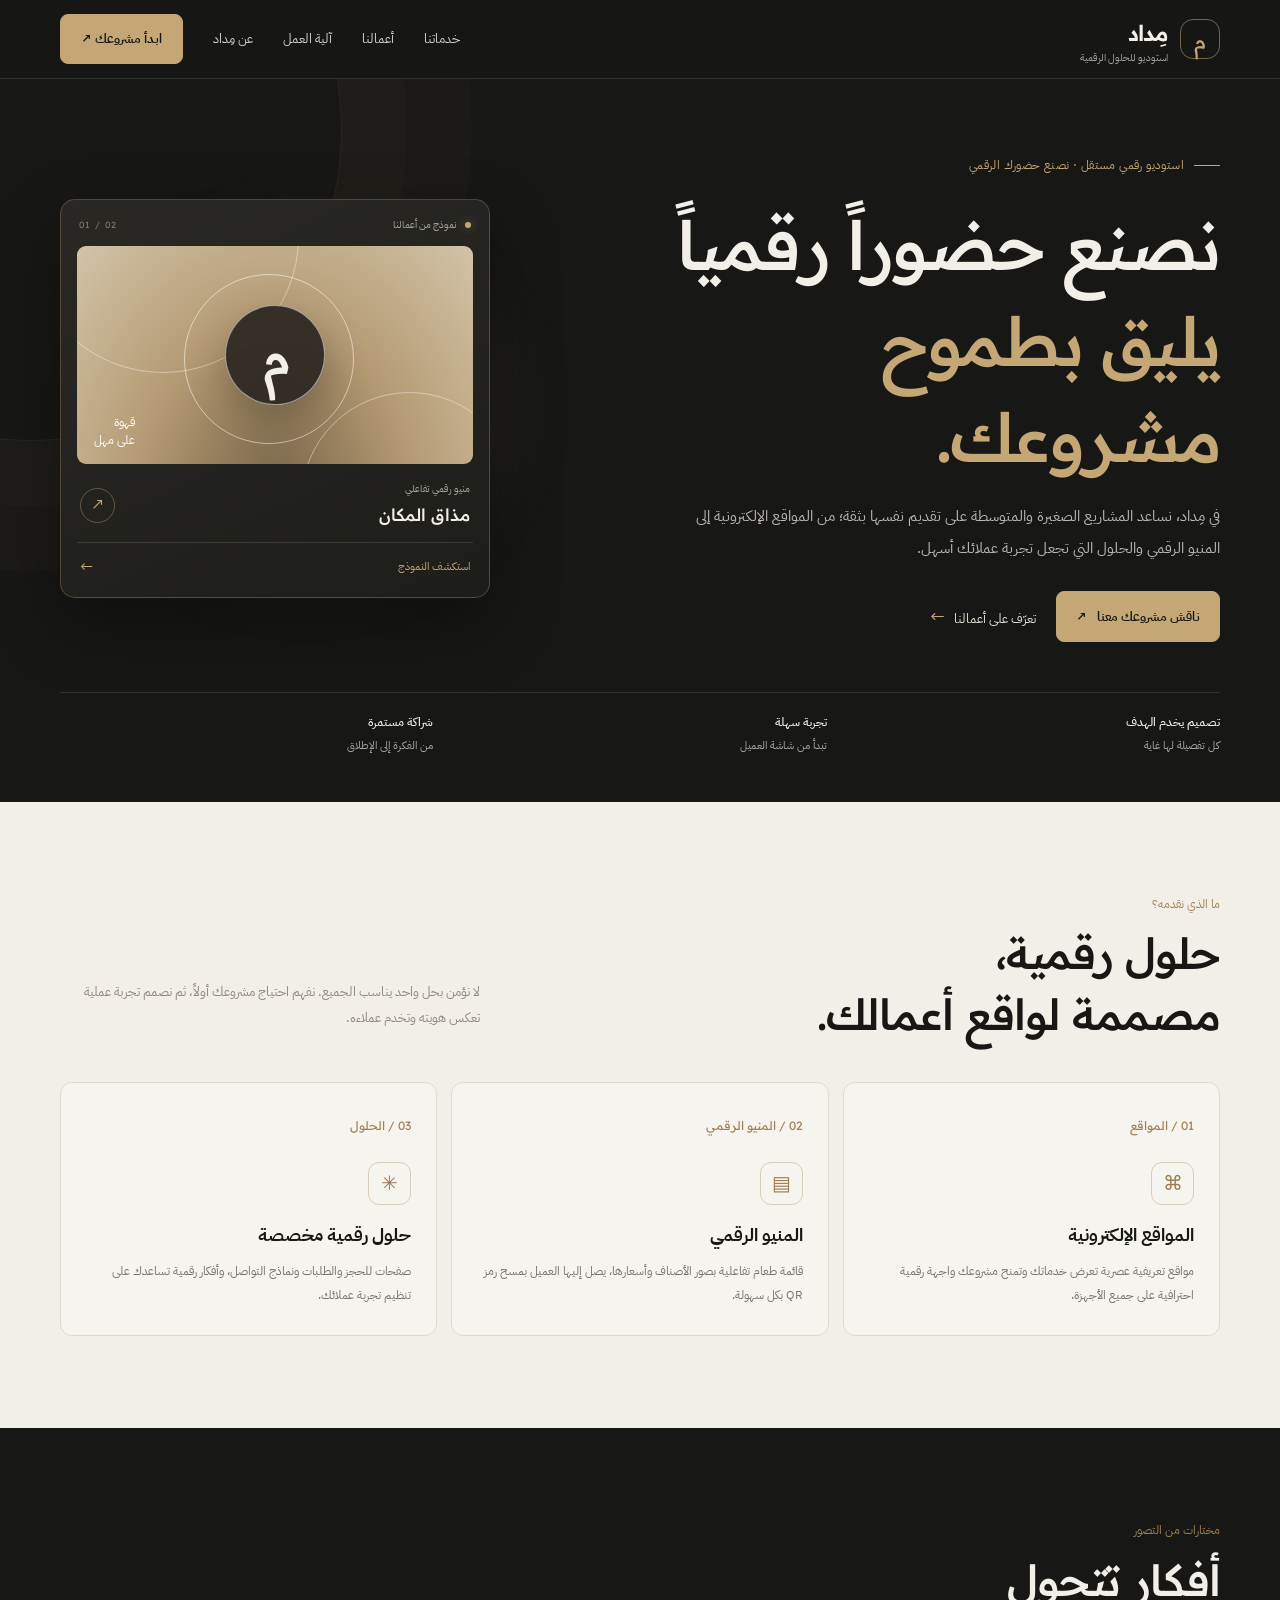
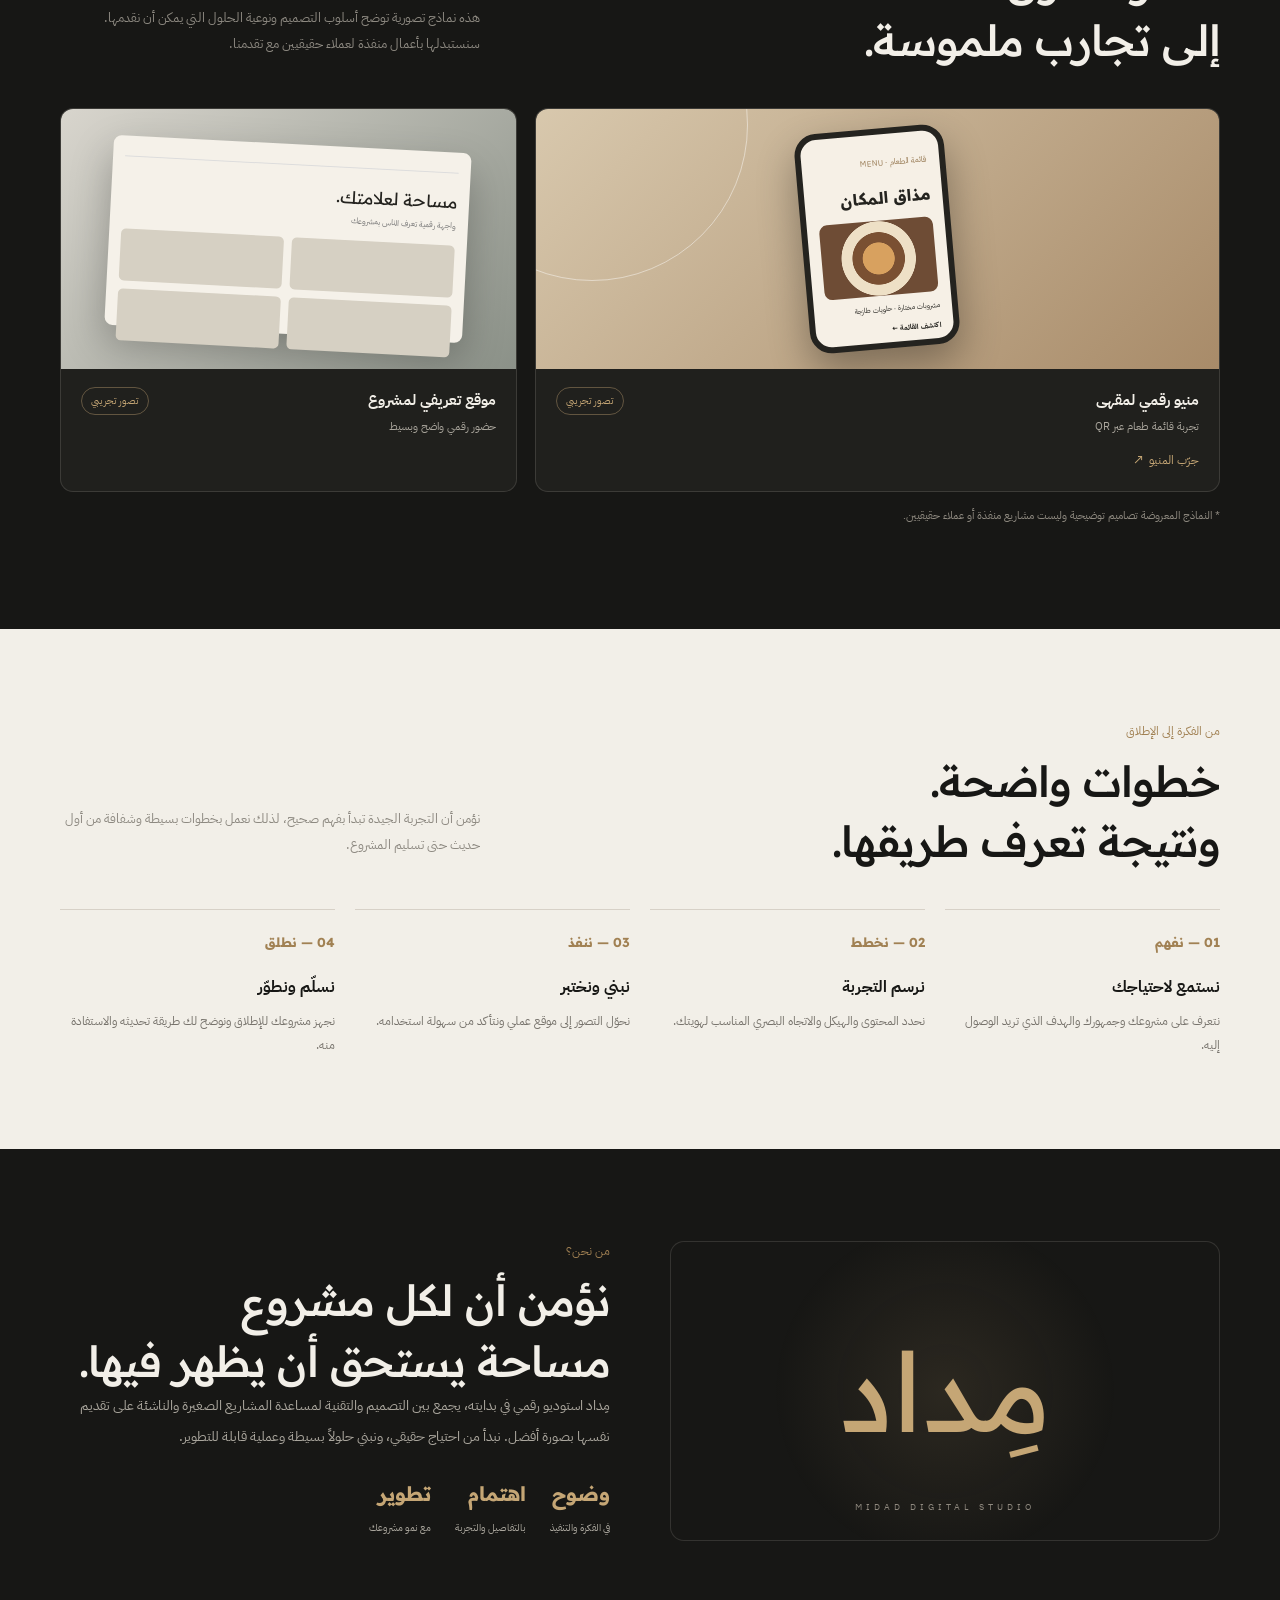
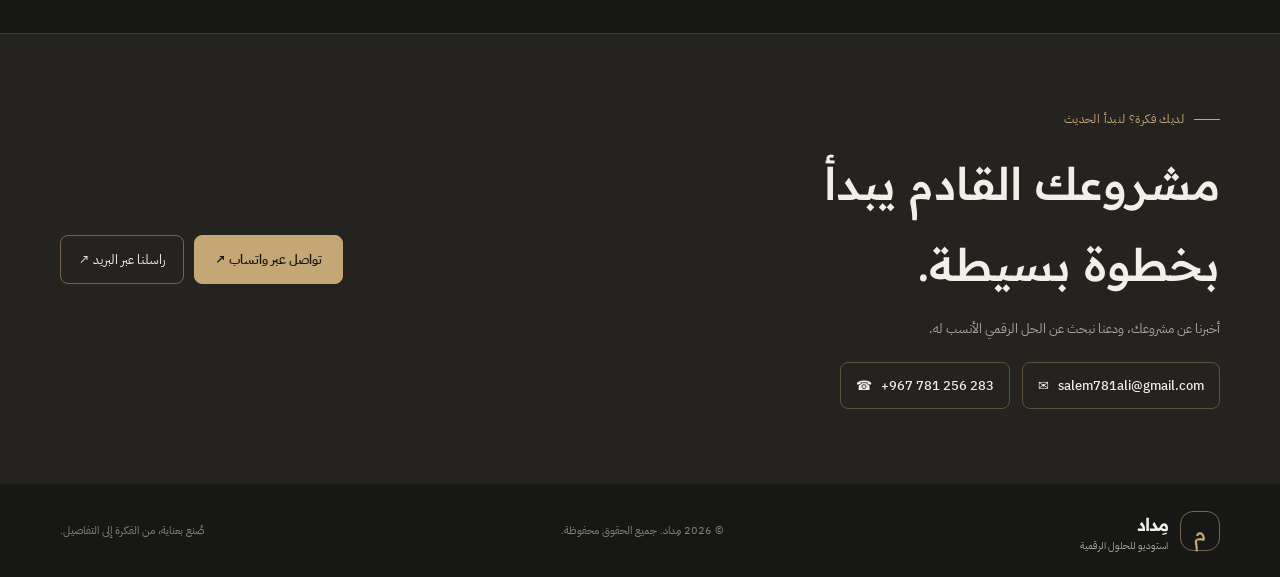
<file: index.html>
<!doctype html>
<html lang="ar" dir="rtl">
<head>
  <meta charset="utf-8">
  <meta name="viewport" content="width=device-width, initial-scale=1">
  <meta name="theme-color" content="#171715">
  <meta name="description" content="مِداد — استوديو للحلول الرقمية. نصمم مواقع وتجارب رقمية تساعد المشاريع على النمو.">
  <title>مِداد | استوديو للحلول الرقمية</title>
  <link rel="preconnect" href="https://fonts.googleapis.com">
  <link rel="preconnect" href="https://fonts.gstatic.com" crossorigin>
  <link href="https://fonts.googleapis.com/css2?family=IBM+Plex+Sans+Arabic:wght@300;400;500;600;700&family=Readex+Pro:wght@400;500;600;700&display=swap" rel="stylesheet">
  <style>
    :root{--ink:#171715;--ink2:#20201d;--paper:#f2efe8;--muted:#aaa69d;--gold:#c5a675;--line:rgba(242,239,232,.13);--white:#fffdf8;--max:1160px}
    *{box-sizing:border-box}html{scroll-behavior:smooth;scroll-padding-top:88px}body{margin:0;background:var(--ink);color:var(--paper);font-family:'IBM Plex Sans Arabic',sans-serif;line-height:1.8}a{color:inherit;text-decoration:none}button{font:inherit}.wrap{width:min(var(--max),calc(100% - 44px));margin:auto}.topbar{position:sticky;top:0;z-index:20;background:rgba(23,23,21,.88);backdrop-filter:blur(16px);border-bottom:1px solid var(--line)}.nav{height:78px;display:flex;align-items:center;justify-content:space-between}.brand{display:flex;align-items:center;gap:12px}.brand-mark{width:40px;height:40px;border:1px solid rgba(197,166,117,.55);border-radius:13px;display:grid;place-items:center;color:var(--gold);font-family:'Readex Pro';font-size:23px}.brand-name{font-family:'Readex Pro';font-size:22px;font-weight:600;letter-spacing:-1px}.brand-sub{font-size:10px;color:var(--muted);display:block;line-height:1.2;margin-top:-2px}.navlinks{display:flex;align-items:center;gap:30px;color:#d4d0c7;font-size:13px}.navlinks a:hover{color:var(--gold)}.nav-cta,.btn{display:inline-flex;align-items:center;justify-content:center;gap:10px;padding:12px 20px;border-radius:8px;background:var(--gold);color:#171715;font-weight:600;font-size:13px;transition:.2s;border:1px solid var(--gold)}.nav-cta:hover,.btn:hover{transform:translateY(-2px);background:#d5b98d}.menu-btn{display:none;background:none;color:var(--paper);border:1px solid var(--line);border-radius:8px;padding:8px 12px;font-size:20px}.hero{padding:105px 0 85px;position:relative;overflow:hidden}.hero:before{content:"";position:absolute;width:620px;height:620px;border-radius:50%;border:1px solid rgba(197,166,117,.11);left:-280px;top:-260px;box-shadow:0 0 0 65px rgba(197,166,117,.025),0 0 0 130px rgba(197,166,117,.018);pointer-events:none}.eyebrow{display:flex;align-items:center;gap:10px;color:var(--gold);font-size:12px;letter-spacing:.4px}.eyebrow:before{content:"";width:26px;height:1px;background:var(--gold)}h1,h2,h3,p{margin-top:0}.hero h1{font-family:'Readex Pro',sans-serif;font-weight:500;font-size:clamp(42px,6.5vw,76px);line-height:1.3;letter-spacing:-2.5px;max-width:800px;margin:22px 0}.hero h1 span{color:var(--gold)}.hero-copy{color:#bcb8af;max-width:560px;font-size:16px;line-height:2.1}.hero-actions{display:flex;align-items:center;gap:22px;margin-top:32px}.text-link{font-size:13px;color:#e3ded4}.text-link span{color:var(--gold);font-size:18px;margin-right:6px}.hero-foot{display:flex;gap:38px;margin-top:75px;padding-top:22px;border-top:1px solid var(--line);color:var(--muted);font-size:11px}.hero-foot strong{color:var(--paper);font-weight:500;font-size:13px;display:block}.section{padding:92px 0}.section-light{background:var(--paper);color:var(--ink)}.section-head{display:flex;justify-content:space-between;align-items:end;gap:30px;margin-bottom:38px}.kicker{color:#a18153;font-size:12px;margin-bottom:8px}.section h2{font-family:'Readex Pro';font-weight:500;font-size:clamp(30px,4vw,43px);line-height:1.4;margin-bottom:0;letter-spacing:-1px}.section-intro{max-width:420px;color:#8d8981;font-size:13px;line-height:2}.services{display:grid;grid-template-columns:repeat(3,1fr);gap:14px}.service{padding:28px 25px;border:1px solid #ded9cf;border-radius:12px;min-height:225px;transition:.25s;background:rgba(255,255,255,.28)}.service:hover{transform:translateY(-5px);border-color:#b89a6c;background:#fffdf8}.service-no{font-family:'Readex Pro';font-size:12px;color:#a18153}.service-icon{width:43px;height:43px;border:1px solid #d8cdbb;border-radius:11px;display:grid;place-items:center;color:#9d7c4f;margin:22px 0 14px;font-size:20px}.service h3{font-size:18px;margin-bottom:8px}.service p{font-size:12px;color:#77736c;line-height:2;margin:0}.work-grid{display:grid;grid-template-columns:1.2fr .8fr;gap:18px}.work-card{border:1px solid var(--line);border-radius:13px;overflow:hidden;background:#20201d}.work-visual{height:260px;display:flex;align-items:center;justify-content:center;padding:24px;position:relative;overflow:hidden}.visual-menu{background:linear-gradient(135deg,#d8c8ad,#a88b69)}.visual-menu:before{content:"";position:absolute;width:310px;height:310px;border:1px solid rgba(255,255,255,.45);border-radius:50%;left:-100px;top:-140px}.phone{width:150px;height:220px;border:6px solid #24231f;border-radius:22px;background:#f6f0e6;padding:12px;color:#24231f;box-shadow:0 18px 40px #0005;transform:rotate(-5deg);z-index:1}.phone small{font-size:8px;color:#987b55}.phone h4{font-family:'Readex Pro';font-size:16px;margin:8px 0}.food{height:75px;border-radius:8px;background:radial-gradient(circle at 50% 50%,#d8a15f 0 23%,#7a5032 24% 38%,#eee0c6 39% 54%,#6e4c35 55%);margin:8px 0}.phone p{font-size:7px;margin:0}.visual-store{background:linear-gradient(135deg,#d8d5cd,#8b9188)}.browser{width:88%;height:190px;background:#f5f1e9;border-radius:8px;box-shadow:0 18px 40px #0004;color:#24231f;padding:12px;transform:rotate(3deg)}.browser-bar{height:9px;border-bottom:1px solid #ddd;margin-bottom:14px}.browser-title{font-family:'Readex Pro';font-size:17px}.browser-lines{display:grid;grid-template-columns:1fr 1fr;gap:8px;margin-top:13px}.browser-lines i{height:52px;border-radius:5px;background:#d6d0c3}.work-meta{padding:18px 20px;display:flex;justify-content:space-between;align-items:center}.work-meta h3{font-size:15px;margin:0}.work-meta p{font-size:11px;color:var(--muted);margin:3px 0 0}.tag{font-size:10px;color:var(--gold);border:1px solid rgba(197,166,117,.4);padding:4px 9px;border-radius:20px}.work-menu-link{display:inline-flex;align-items:center;gap:5px;margin-top:9px;color:var(--gold);font-size:11px}.work-menu-link span{font-size:14px;transition:transform .2s}.work-menu-link:hover span{transform:translate(-2px,-2px)}.work-menu-link:focus-visible{outline:2px solid var(--gold);outline-offset:3px;border-radius:2px}.disclaimer{color:#8f8a80;font-size:11px;margin-top:14px}.steps{display:grid;grid-template-columns:repeat(4,1fr);gap:20px}.step{border-top:1px solid #d7d1c7;padding-top:18px}.step b{font-family:'Readex Pro';color:#a18153;font-size:13px}.step h3{font-size:16px;margin:16px 0 7px}.step p{font-size:12px;color:#77736c;line-height:2;margin:0}.about-grid{display:grid;grid-template-columns:1fr 1fr;gap:60px;align-items:center}.about-mark{min-height:300px;border:1px solid var(--line);border-radius:14px;display:grid;place-items:center;position:relative;background:radial-gradient(circle at center,rgba(197,166,117,.12),transparent 55%)}.about-mark .big{font-family:'Readex Pro';font-size:110px;color:var(--gold);font-weight:400}.about-mark:after{content:"MIDAD DIGITAL STUDIO";position:absolute;bottom:25px;letter-spacing:4px;font-size:9px;color:#8f897f;direction:ltr}.about-copy p{color:#aaa69d;font-size:14px;line-height:2.2}.about-points{display:flex;gap:24px;margin-top:24px}.about-points strong{display:block;font-family:'Readex Pro';font-size:20px;color:var(--gold)}.about-points span{font-size:10px;color:var(--muted)}.contact{padding:75px 0;background:#24231f;border-top:1px solid var(--line)}.contact-inner{display:flex;justify-content:space-between;align-items:center;gap:30px}.contact h2{font-family:'Readex Pro';font-size:clamp(30px,4vw,45px);font-weight:500;margin:12px 0}.contact p{color:#aaa69d;font-size:13px;margin:0}.contact-note{font-size:11px!important;color:#aaa69d!important;margin-top:10px!important}.contact-links{display:flex;flex-wrap:wrap;gap:12px;margin-top:22px}.contact-link{display:inline-flex;align-items:center;gap:9px;padding:11px 15px;border:1px solid rgba(197,166,117,.35);border-radius:8px;color:var(--paper);font-size:13px;direction:ltr;transition:.2s}.contact-link:hover{border-color:var(--gold);color:var(--gold)}.contact-link strong{direction:ltr;font-weight:500}.contact-actions{display:flex;flex-wrap:wrap;gap:10px}.contact-actions .btn-secondary{display:inline-flex;align-items:center;justify-content:center;padding:12px 18px;border-radius:8px;border:1px solid rgba(197,166,117,.5);color:var(--paper);font-size:13px;transition:.2s}.contact-actions .btn-secondary:hover{background:rgba(197,166,117,.1);transform:translateY(-2px)}.footer{padding:25px 0;color:#858077;font-size:11px}.footer-inner{display:flex;justify-content:space-between;align-items:center;gap:20px}.footer .brand-name{font-size:18px;color:var(--paper)}
    @media(max-width:760px){.wrap{width:min(100% - 32px,var(--max))}.nav{height:68px}.navlinks{display:none;position:absolute;top:68px;right:0;left:0;background:#1d1d1a;padding:18px 22px 24px;flex-direction:column;align-items:stretch;gap:16px;border-bottom:1px solid var(--line)}.navlinks.open{display:flex}.navlinks .nav-cta{text-align:center}.menu-btn{display:block}.hero{padding:76px 0 55px}.hero h1{letter-spacing:-1.5px}.hero-copy{font-size:14px}.hero-foot{gap:18px;flex-wrap:wrap;margin-top:55px}.section{padding:68px 0}.section-head{display:block}.section-intro{margin-top:15px}.services{grid-template-columns:1fr}.service{min-height:0}.work-grid{grid-template-columns:1fr}.work-visual{height:230px}.steps{grid-template-columns:1fr 1fr;row-gap:28px}.about-grid{grid-template-columns:1fr;gap:28px}.about-mark{min-height:220px}.about-mark .big{font-size:85px}.contact-inner{display:block}.contact-inner .btn{margin-top:22px}.footer-inner{align-items:flex-start;flex-direction:column}}
    @media(max-width:390px){.hero-actions{align-items:flex-start;flex-direction:column;gap:14px}.steps{grid-template-columns:1fr}}
    /* Polished landing page layout */
    .skip-link{position:fixed;top:10px;right:10px;z-index:50;padding:9px 14px;background:var(--paper);color:var(--ink);border-radius:6px;transform:translateY(-160%);transition:transform .2s}
    .skip-link:focus{transform:translateY(0)}
    a:focus-visible,button:focus-visible{outline:2px solid var(--gold);outline-offset:4px}
    .hero{padding:76px 0 46px}
    .hero-layout{display:grid;grid-template-columns:1.08fr .92fr;align-items:center;gap:clamp(38px,7vw,96px)}
    .hero-content{position:relative;z-index:1}
    .hero h1{font-size:clamp(43px,5.3vw,68px);line-height:1.42;letter-spacing:-1.8px;margin:20px 0 14px}
    .hero-copy{font-size:15px;max-width:540px;line-height:2.15}
    .hero-actions{gap:20px;margin-top:27px}
    .hero-actions .btn{padding:13px 19px}
    .hero-showcase{position:relative;isolation:isolate}
    .showcase-frame{position:relative;z-index:1;width:min(100%,430px);margin-inline-start:auto;padding:16px;border:1px solid rgba(197,166,117,.3);border-radius:15px;background:linear-gradient(155deg,#292824,#1d1d1a);box-shadow:0 28px 70px #0005}
    .showcase-top{display:flex;justify-content:space-between;align-items:center;padding:0 2px 12px;color:#aaa69d;font-size:10px}
    .showcase-label{display:flex;align-items:center;gap:8px}
    .showcase-label:before{content:"";width:6px;height:6px;border-radius:50%;background:var(--gold);box-shadow:0 0 10px #c5a67580}
    .showcase-number{direction:ltr;font-family:'Readex Pro',sans-serif;font-size:9px;letter-spacing:1px;color:#79756d}
    .showcase-art{height:218px;position:relative;overflow:hidden;display:grid;place-items:center;border-radius:9px;background:radial-gradient(ellipse at 50% 115%,#786449 0,#b49a73 48%,#d3c3a8 100%)}
    .showcase-art:before,.showcase-art:after{content:"";position:absolute;border:1px solid #fff6;border-radius:50%}
    .showcase-art:before{width:270px;height:270px;top:-145px;left:-50px}
    .showcase-art:after{width:215px;height:215px;bottom:-145px;right:-45px}
    .showcase-orbit{position:absolute;width:170px;height:170px;border:1px solid #fff8;border-radius:50%;transform:translate(-6px,4px)}
    .showcase-cup{width:100px;height:100px;display:grid;place-items:center;border:1px solid #fff8;border-radius:50%;background:#29251fe8;color:#f2efe8;font:500 54px 'Readex Pro',sans-serif;box-shadow:0 18px 40px #30271955;transform:rotate(-7deg)}
    .showcase-stamp{position:absolute;left:17px;bottom:15px;color:#fff;font-size:12px;line-height:1.5}
    .showcase-info{display:flex;align-items:center;justify-content:space-between;padding:16px 3px 11px}
    .showcase-info div{display:grid;gap:2px}
    .showcase-info div span{color:#aaa69d;font-size:10px}
    .showcase-info strong{font-family:'Readex Pro',sans-serif;font-size:17px;font-weight:500}
    .showcase-info>a{width:35px;height:35px;display:grid;place-items:center;border:1px solid rgba(197,166,117,.4);border-radius:50%;color:var(--gold);font-size:17px;transition:.2s}
    .showcase-info>a:hover{background:rgba(197,166,117,.12);transform:translateY(-2px)}
    .showcase-link{display:flex;align-items:center;justify-content:space-between;border-top:1px solid var(--line);padding:10px 3px 0;color:var(--gold);font-size:11px}
    .showcase-link span{font-size:16px;transition:transform .2s}
    .showcase-link:hover span{transform:translateX(-3px)}
    .showcase-glow{position:absolute;z-index:-1;width:75%;height:80%;top:12%;right:12%;border-radius:50%;background:#c5a6751a;filter:blur(42px)}
    .hero-foot{display:grid;grid-template-columns:repeat(3,1fr);gap:20px;margin-top:50px;padding-top:19px}
    .hero-foot>div{font-size:11px}
    .hero-foot strong{font-size:12px;margin-bottom:2px}
    .work-menu-link{font-size:12px;margin-top:11px}
    .work-meta{align-items:flex-start}
    @media(max-width:900px){.hero-layout{gap:34px}.hero h1{font-size:clamp(40px,5vw,56px)}.showcase-art{height:190px}}
    @media(max-width:760px){.hero{padding:55px 0 38px}.hero-layout{grid-template-columns:1fr;gap:30px}.hero-content{max-width:650px}.hero h1{font-size:clamp(40px,8vw,56px)}.hero-showcase{width:min(100%,470px);margin:auto}.showcase-frame{margin:0}.hero-foot{margin-top:34px;gap:12px}.navlinks{box-shadow:0 18px 30px #0004}.navlinks a{padding:4px 0}.navlinks .nav-cta{padding:12px 18px}.menu-btn{min-width:44px;min-height:44px;display:grid;place-items:center}}
    @media(max-width:420px){.hero h1{font-size:39px;letter-spacing:-1px}.hero-actions{align-items:stretch;flex-direction:column;gap:13px}.hero-actions .btn{align-self:flex-start}.hero-foot{grid-template-columns:1fr;gap:10px}.hero-foot>div{display:flex;align-items:baseline;gap:10px}.hero-foot strong{min-width:104px;margin:0}.showcase-frame{padding:12px}.showcase-art{height:180px}.work-meta{gap:10px;padding:16px}.work-meta .tag{white-space:nowrap}}
    @media(prefers-reduced-motion:reduce){html{scroll-behavior:auto}*,*:before,*:after{transition:none!important}}
  </style>
</head>
<body>
  <a class="skip-link" href="#main-content">انتقل إلى المحتوى</a>
  <header class="topbar">
    <div class="wrap nav">
      <a class="brand" href="#home" aria-label="مِداد - الرئيسية"><span class="brand-mark">م</span><span><span class="brand-name">مِداد</span><span class="brand-sub">استوديو للحلول الرقمية</span></span></a>
      <button class="menu-btn" id="menuBtn" aria-label="فتح القائمة" aria-controls="navLinks" aria-expanded="false">☰</button>
      <nav class="navlinks" id="navLinks"><a href="#services">خدماتنا</a><a href="#work">أعمالنا</a><a href="#process">آلية العمل</a><a href="#about">عن مِداد</a><a class="nav-cta" href="#contact">ابدأ مشروعك ↗</a></nav>
    </div>
  </header>
  <main id="main-content">
    <section class="hero" id="home"><div class="wrap">
      <div class="hero-layout">
        <div class="hero-content">
          <div class="eyebrow">استوديو رقمي مستقل · نصنع حضورك الرقمي</div>
          <h1>نصنع حضوراً رقمياً<br><span>يليق بطموح مشروعك.</span></h1>
          <p class="hero-copy">في مِداد، نساعد المشاريع الصغيرة والمتوسطة على تقديم نفسها بثقة؛ من المواقع الإلكترونية إلى المنيو الرقمي والحلول التي تجعل تجربة عملائك أسهل.</p>
          <div class="hero-actions"><a class="btn" href="#contact">ناقش مشروعك معنا <span aria-hidden="true">↗</span></a><a class="text-link" href="#work">تعرّف على أعمالنا <span aria-hidden="true">←</span></a></div>
        </div>
        <aside class="hero-showcase" aria-label="نموذج منيو مذاق المكان">
          <div class="showcase-frame">
            <div class="showcase-top"><span class="showcase-label">نموذج من أعمالنا</span><span class="showcase-number">01 / 02</span></div>
            <div class="showcase-art" aria-hidden="true"><span class="showcase-orbit"></span><span class="showcase-cup">م</span><span class="showcase-stamp">قهوة<br>على مهل</span></div>
            <div class="showcase-info"><div><span>منيو رقمي تفاعلي</span><strong>مذاق المكان</strong></div><a href="menu.html" aria-label="جرّب منيو مذاق المكان">↗</a></div>
            <a class="showcase-link" href="menu.html">استكشف النموذج <span aria-hidden="true">←</span></a>
          </div>
          <span class="showcase-glow" aria-hidden="true"></span>
        </aside>
      </div>
      <div class="hero-foot"><div><strong>تصميم يخدم الهدف</strong>كل تفصيلة لها غاية</div><div><strong>تجربة سهلة</strong>تبدأ من شاشة العميل</div><div><strong>شراكة مستمرة</strong>من الفكرة إلى الإطلاق</div></div>
    </div></section>

    <section class="section section-light" id="services"><div class="wrap">
      <div class="section-head"><div><div class="kicker">ما الذي نقدمه؟</div><h2>حلول رقمية،<br>مصممة لواقع أعمالك.</h2></div><p class="section-intro">لا نؤمن بحل واحد يناسب الجميع. نفهم احتياج مشروعك أولاً، ثم نصمم تجربة عملية تعكس هويته وتخدم عملاءه.</p></div>
      <div class="services">
        <article class="service"><span class="service-no">01 / المواقع</span><div class="service-icon">⌘</div><h3>المواقع الإلكترونية</h3><p>مواقع تعريفية عصرية تعرض خدماتك وتمنح مشروعك واجهة رقمية احترافية على جميع الأجهزة.</p></article>
        <article class="service"><span class="service-no">02 / المنيو الرقمي</span><div class="service-icon">▤</div><h3>المنيو الرقمي</h3><p>قائمة طعام تفاعلية بصور الأصناف وأسعارها، يصل إليها العميل بمسح رمز QR بكل سهولة.</p></article>
        <article class="service"><span class="service-no">03 / الحلول</span><div class="service-icon">✳</div><h3>حلول رقمية مخصصة</h3><p>صفحات للحجز والطلبات ونماذج التواصل، وأفكار رقمية تساعدك على تنظيم تجربة عملائك.</p></article>
      </div>
    </div></section>

    <section class="section" id="work"><div class="wrap">
      <div class="section-head"><div><div class="kicker">مختارات من التصور</div><h2>أفكار تتحول<br>إلى تجارب ملموسة.</h2></div><p class="section-intro">هذه نماذج تصورية توضح أسلوب التصميم ونوعية الحلول التي يمكن أن نقدمها. سنستبدلها بأعمال منفذة لعملاء حقيقيين مع تقدمنا.</p></div>
      <div class="work-grid">
        <article class="work-card"><div class="work-visual visual-menu"><div class="phone"><small>قائمة الطعام · MENU</small><h4>مذاق المكان</h4><div class="food"></div><p>مشروبات مختارة · حلويات طازجة</p><p style="margin-top:8px;font-weight:bold">اكتشف القائمة ←</p></div></div><div class="work-meta"><div><h3>منيو رقمي لمقهى</h3><p>تجربة قائمة طعام عبر QR</p><a class="work-menu-link" href="menu.html">جرّب المنيو <span aria-hidden="true">↗</span></a></div><span class="tag">تصور تجريبي</span></div></article>
        <article class="work-card"><div class="work-visual visual-store"><div class="browser"><div class="browser-bar"></div><div class="browser-title">مساحة لعلامتك.</div><p style="font-size:8px;color:#777">واجهة رقمية تعرف الناس بمشروعك</p><div class="browser-lines"><i></i><i></i><i></i><i></i></div></div></div><div class="work-meta"><div><h3>موقع تعريفي لمشروع</h3><p>حضور رقمي واضح وبسيط</p></div><span class="tag">تصور تجريبي</span></div></article>
      </div>
      <p class="disclaimer">* النماذج المعروضة تصاميم توضيحية وليست مشاريع منفذة أو عملاء حقيقيين.</p>
    </div></section>

    <section class="section section-light" id="process"><div class="wrap">
      <div class="section-head"><div><div class="kicker">من الفكرة إلى الإطلاق</div><h2>خطوات واضحة.<br>ونتيجة تعرف طريقها.</h2></div><p class="section-intro">نؤمن أن التجربة الجيدة تبدأ بفهم صحيح، لذلك نعمل بخطوات بسيطة وشفافة من أول حديث حتى تسليم المشروع.</p></div>
      <div class="steps"><article class="step"><b>01 — نفهم</b><h3>نستمع لاحتياجك</h3><p>نتعرف على مشروعك وجمهورك والهدف الذي تريد الوصول إليه.</p></article><article class="step"><b>02 — نخطط</b><h3>نرسم التجربة</h3><p>نحدد المحتوى والهيكل والاتجاه البصري المناسب لهويتك.</p></article><article class="step"><b>03 — ننفذ</b><h3>نبني ونختبر</h3><p>نحوّل التصور إلى موقع عملي ونتأكد من سهولة استخدامه.</p></article><article class="step"><b>04 — نطلق</b><h3>نسلّم ونطوّر</h3><p>نجهز مشروعك للإطلاق ونوضح لك طريقة تحديثه والاستفادة منه.</p></article></div>
    </div></section>

    <section class="section" id="about"><div class="wrap about-grid"><div class="about-mark"><span class="big">مِداد</span></div><div class="about-copy"><div class="kicker">من نحن؟</div><h2>نؤمن أن لكل مشروع<br>مساحة يستحق أن يظهر فيها.</h2><p>مِداد استوديو رقمي في بدايته، يجمع بين التصميم والتقنية لمساعدة المشاريع الصغيرة والناشئة على تقديم نفسها بصورة أفضل. نبدأ من احتياج حقيقي، ونبني حلولاً بسيطة وعملية قابلة للتطوير.</p><div class="about-points"><div><strong>وضوح</strong><span>في الفكرة والتنفيذ</span></div><div><strong>اهتمام</strong><span>بالتفاصيل والتجربة</span></div><div><strong>تطوير</strong><span>مع نمو مشروعك</span></div></div></div></div></section>

    <section class="contact" id="contact"><div class="wrap contact-inner"><div><div class="eyebrow">لديك فكرة؟ لنبدأ الحديث</div><h2>مشروعك القادم يبدأ<br>بخطوة بسيطة.</h2><p>أخبرنا عن مشروعك، ودعنا نبحث عن الحل الرقمي الأنسب له.</p><div class="contact-links"><a class="contact-link" href="mailto:salem781ali@gmail.com"><span>✉</span><strong>salem781ali@gmail.com</strong></a><a class="contact-link" href="tel:+967781256283"><span>☎</span><strong>+967 781 256 283</strong></a></div></div><div class="contact-actions"><a class="btn" href="https://wa.me/967781256283?text=%D9%85%D8%B1%D8%AD%D8%A8%D8%A7%D9%8B%D8%8C%20%D8%A3%D8%B1%D8%BA%D8%A8%20%D8%A8%D8%A7%D9%84%D8%A7%D8%B3%D8%AA%D9%81%D8%B3%D8%A7%D8%B1%20%D8%B9%D9%86%20%D8%AE%D8%AF%D9%85%D8%A7%D8%AA%20%D9%85%D9%90%D8%AF%D8%A7%D8%AF" target="_blank" rel="noopener">تواصل عبر واتساب ↗</a><a class="btn-secondary" href="mailto:salem781ali@gmail.com?subject=%D8%A7%D8%B3%D8%AA%D9%81%D8%B3%D8%A7%D8%B1%20%D8%B9%D9%86%20%D8%AE%D8%AF%D9%85%D8%A7%D8%AA%20%D9%85%D9%90%D8%AF%D8%A7%D8%AF">راسلنا عبر البريد ↗</a></div></div></section>
  </main>
  <footer class="footer"><div class="wrap footer-inner"><a class="brand" href="#home"><span class="brand-mark">م</span><span><span class="brand-name">مِداد</span><span class="brand-sub">استوديو للحلول الرقمية</span></span></a><span>© <span id="year"></span> مِداد. جميع الحقوق محفوظة.</span><span>صُنع بعناية، من الفكرة إلى التفاصيل.</span></div></footer>
  <script>
    const menuBtn=document.getElementById('menuBtn');const navLinks=document.getElementById('navLinks');
    const closeMenu=()=>{navLinks.classList.remove('open');menuBtn.setAttribute('aria-expanded','false');menuBtn.setAttribute('aria-label','فتح القائمة');menuBtn.textContent='☰'};
    menuBtn.addEventListener('click',()=>{const open=navLinks.classList.toggle('open');menuBtn.setAttribute('aria-expanded',String(open));menuBtn.setAttribute('aria-label',open?'إغلاق القائمة':'فتح القائمة');menuBtn.textContent=open?'×':'☰'});
    navLinks.querySelectorAll('a').forEach(a=>a.addEventListener('click',closeMenu));
    document.addEventListener('keydown',event=>{if(event.key==='Escape'&&navLinks.classList.contains('open')){closeMenu();menuBtn.focus()}});
    document.getElementById('year').textContent=new Date().getFullYear();
  </script>
</body>
</html>
</file>
